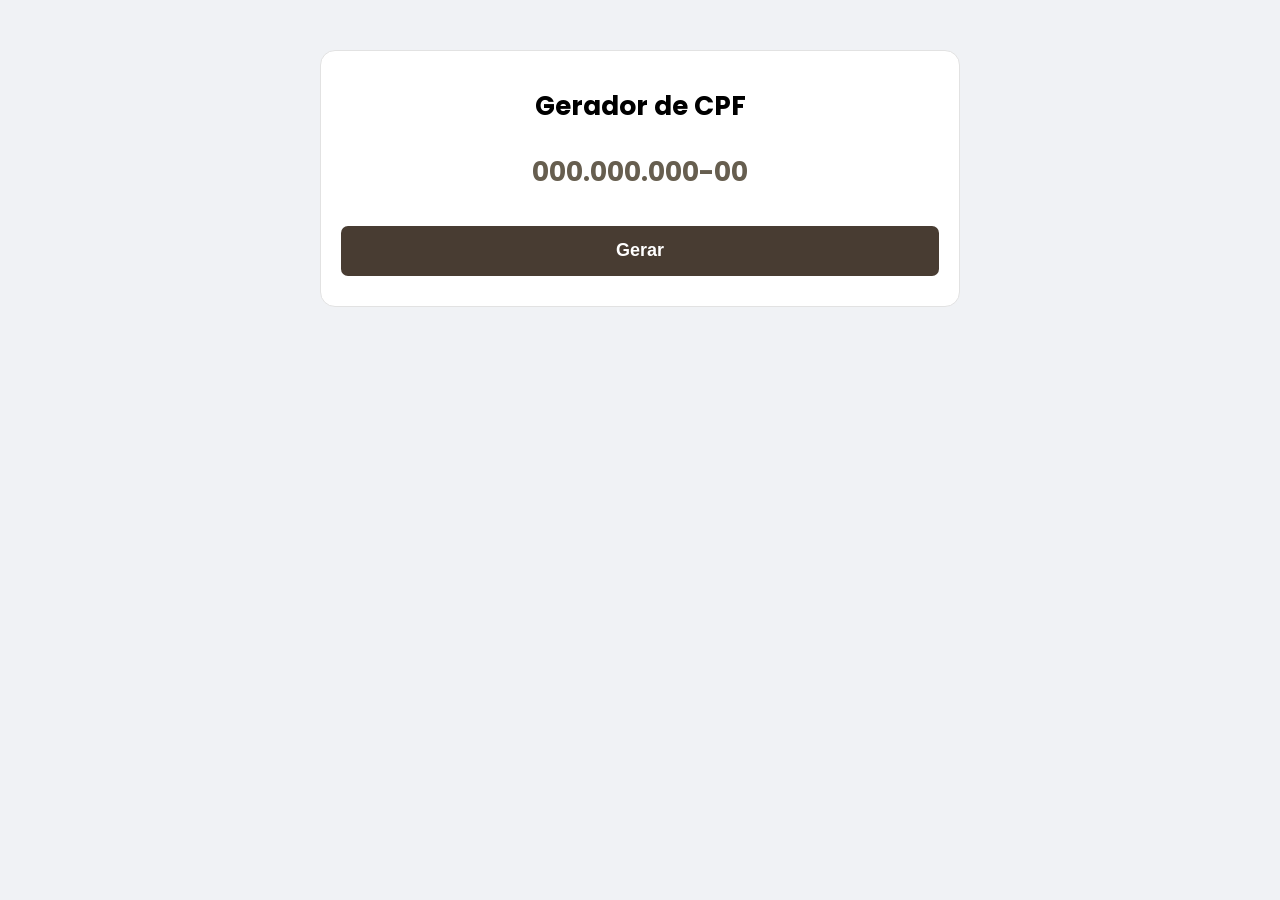
<file: JS/geradorCPF/public/index.html>
<!DOCTYPE html>
<html lang="pt-BR">

<head>
  <meta charset="UTF-8">
  <meta name="viewport" content="width=device-width, initial-scale=1.0">
  <title>Gerador de CPF</title>
</head>

<body>
  <section class="container">
    <h1>Gerador de CPF</h1>

      <div class="cpf-gerado">000.000.000-00</div>
      <button class="gerar-novo">Gerar</button>
  </section>
  <script src="./assets/js/bundle.js"></script>
</body>

</html>
</file>
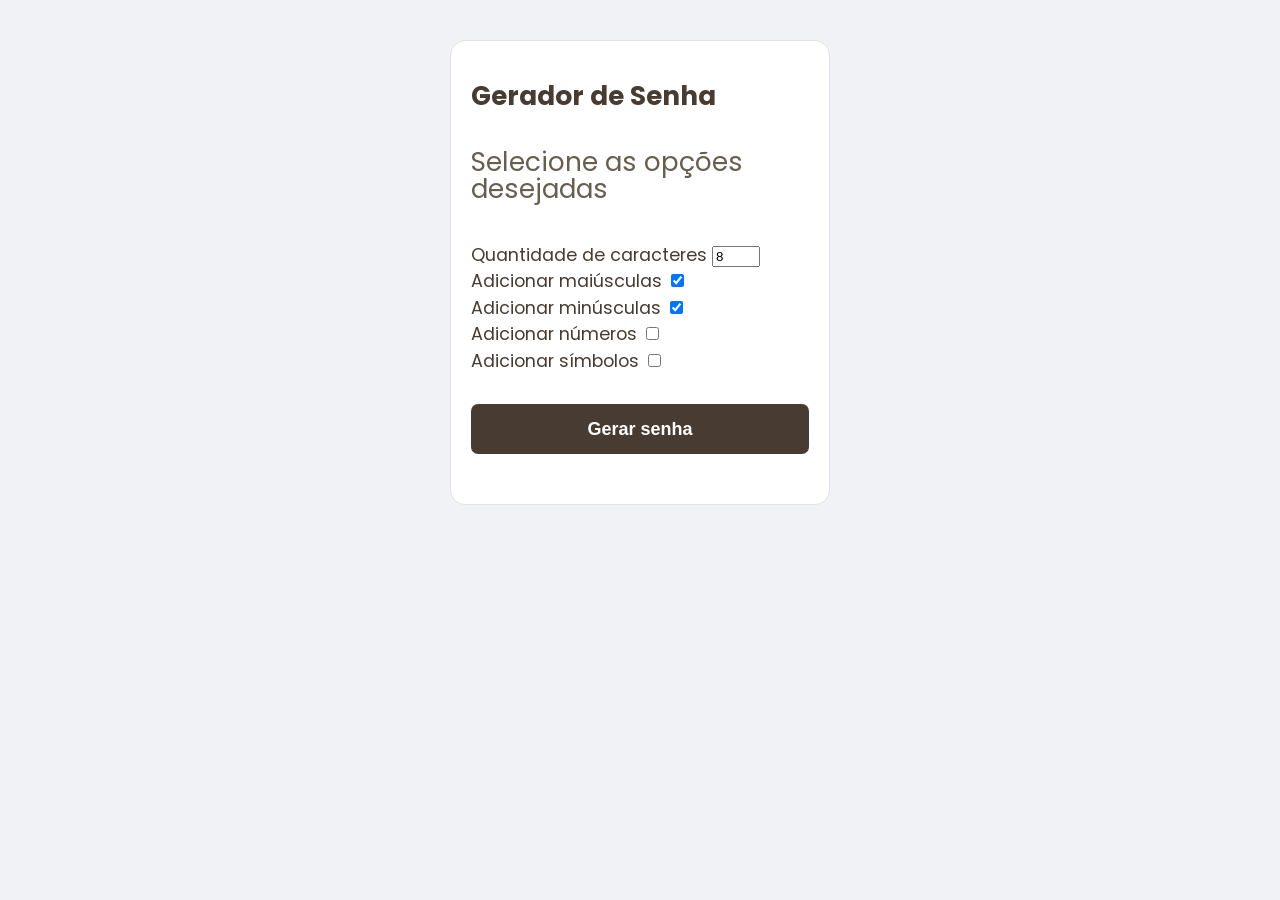
<file: JS/geradorSenhas/public/index.html>
<!DOCTYPE html>
<html lang="pt-BR">

<head>
  <meta charset="UTF-8">
  <meta name="viewport" content="width=device-width, initial-scale=1.0">
  <title>Gerador de Senha</title>
</head>

<body>
  <section class="container">
    <h1>Gerador de Senha</h1>

    <div class="senha-gerada">Selecione as opções desejadas</div>

    Quantidade de caracteres <input value="8" type ="number" min="1" max="50" class="qtd-caracteres"><br>
    Adicionar maiúsculas <input	type="checkbox" class="chk-maiusculas" checked><br>
    Adicionar minúsculas <input	type="checkbox" class="chk-minusculas" checked><br>
    Adicionar números <input	type="checkbox" class="chk-numeros" ><br>
    Adicionar símbolos <input	type="checkbox" class="chk-simbolos" ><br>
    <button class="gerar-senha">Gerar senha</button>
  </section>
  <script src="./assets/js/bundle.js"></script>
</body>

</html>
</file>
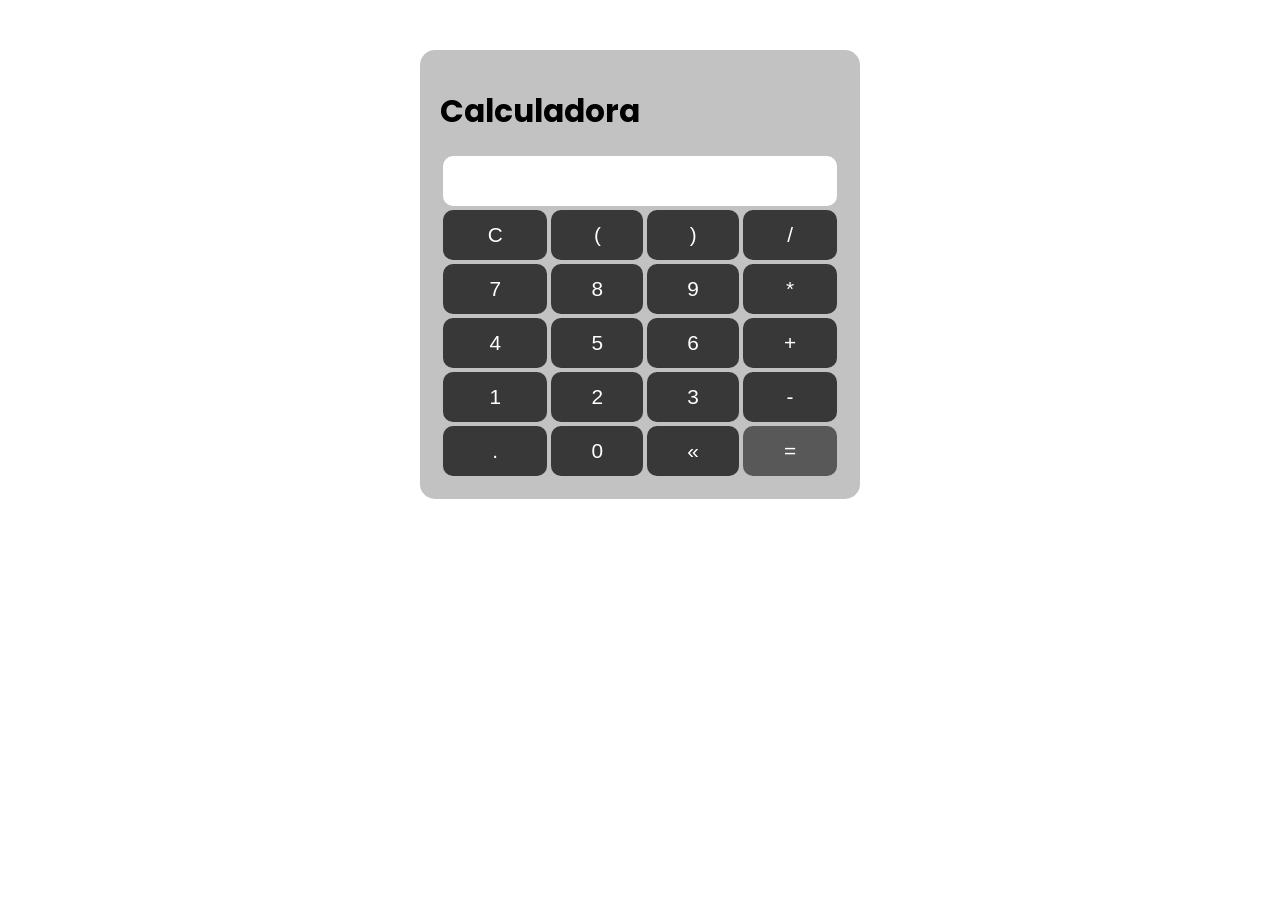
<file: JS/Programs/Calculadora/index.html>
<!DOCTYPE html>
<html lang="pt-BR">

<head>
  <meta charset="UTF-8">
  <meta name="viewport" content="width=device-width, initial-scale=1.0">
  <title>Calculadora</title>
  <link rel="stylesheet" href="./assets/css/style.css">
</head>

<body>
  <section class="container">
    <h1>Calculadora</h1>
    <table class="calculadora">
      <tr>
        <td colspan="4"><input type="text" class="display"></td>
      </tr>

      <tr>
        <td><button class="btn btn-clear">C</button></td>
        <td><button class="btn btn-num">(</button></td>
        <td><button class="btn btn-num">)</button></td>
        <td><button class="btn btn-num">/</button></td>
      </tr>

      <tr>
        <td><button class="btn btn-num">7</button></td>
        <td><button class="btn btn-num">8</button></td>
        <td><button class="btn btn-num">9</button></td>
        <td><button class="btn btn-num">*</button></td>
      </tr>

      <tr>
        <td><button class="btn btn-num">4</button></td>
        <td><button class="btn btn-num">5</button></td>
        <td><button class="btn btn-num">6</button></td>
        <td><button class="btn btn-num">+</button></td>
      </tr>

      <tr>
        <td><button class="btn btn-num">1</button></td>
        <td><button class="btn btn-num">2</button></td>
        <td><button class="btn btn-num">3</button></td>
        <td><button class="btn btn-num">-</button></td>
      </tr>

      <tr>
        <td><button class="btn btn-num">.</button></td>
        <td><button class="btn btn-num">0</button></td>
        <td><button class="btn btn-delete">&laquo;</button></td>
        <td><button class="btn btn-eq">=</button></td>
      </tr>
    </table>
  </section>
  <script src="./assets/js/main2.js"></script>
</body>

</html>
</file>
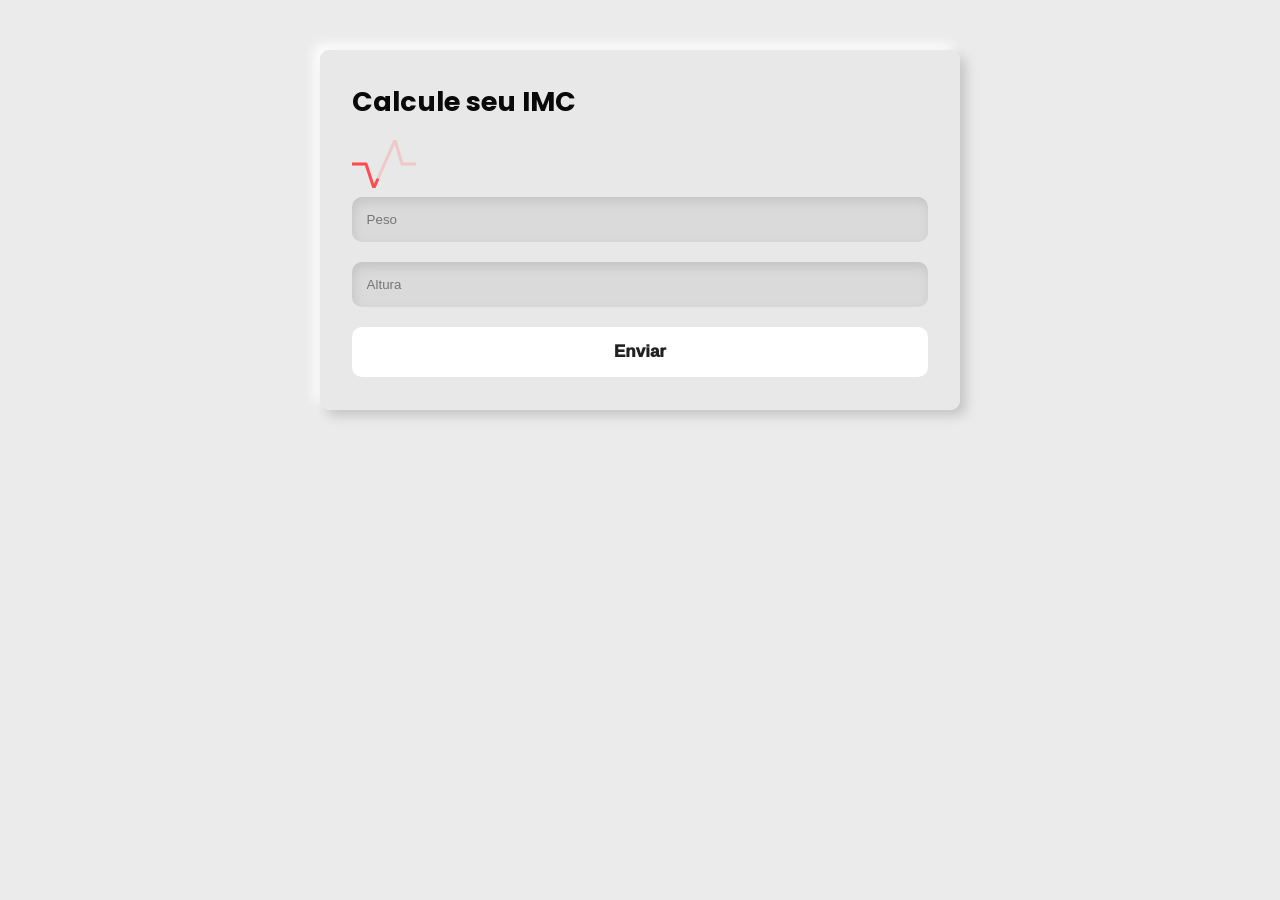
<file: JS/Programs/CalculoIMC/index.html>
<!DOCTYPE html>
<html lang="pt-BR">

<head>
  <meta charset="UTF-8">
  <meta name="viewport" content="width=device-width, initial-scale=1.0">
  <title>Modelo</title>
  <link rel="stylesheet" href="./assets/css/style.css">
</head>

<body>
  <section class="container">
    <h1>Calcule seu IMC</h1>

    <div class="loading">
      <svg width="64px" height="48px">
        <polyline points="0.157 23.954, 14 23.954, 21.843 48, 43 0, 50 24, 64 24" id="back"></polyline>
        <polyline points="0.157 23.954, 14 23.954, 21.843 48, 43 0, 50 24, 64 24" id="front"></polyline>
      </svg>
    </div>

    <form action="" id="formulario" method="post">
      <input type="text" autocomplete="off" class="input" placeholder="Peso" name="peso" id="peso">
      <input type="text" autocomplete="off" class="input" placeholder="Altura" name="altura" id="altura">

      <button type="submit">Enviar</button>
    </form>
    <div id="resultado"></div>

    
  </section>
  <script src="./assets/js/main.js"></script>
</body>

</html>
</file>
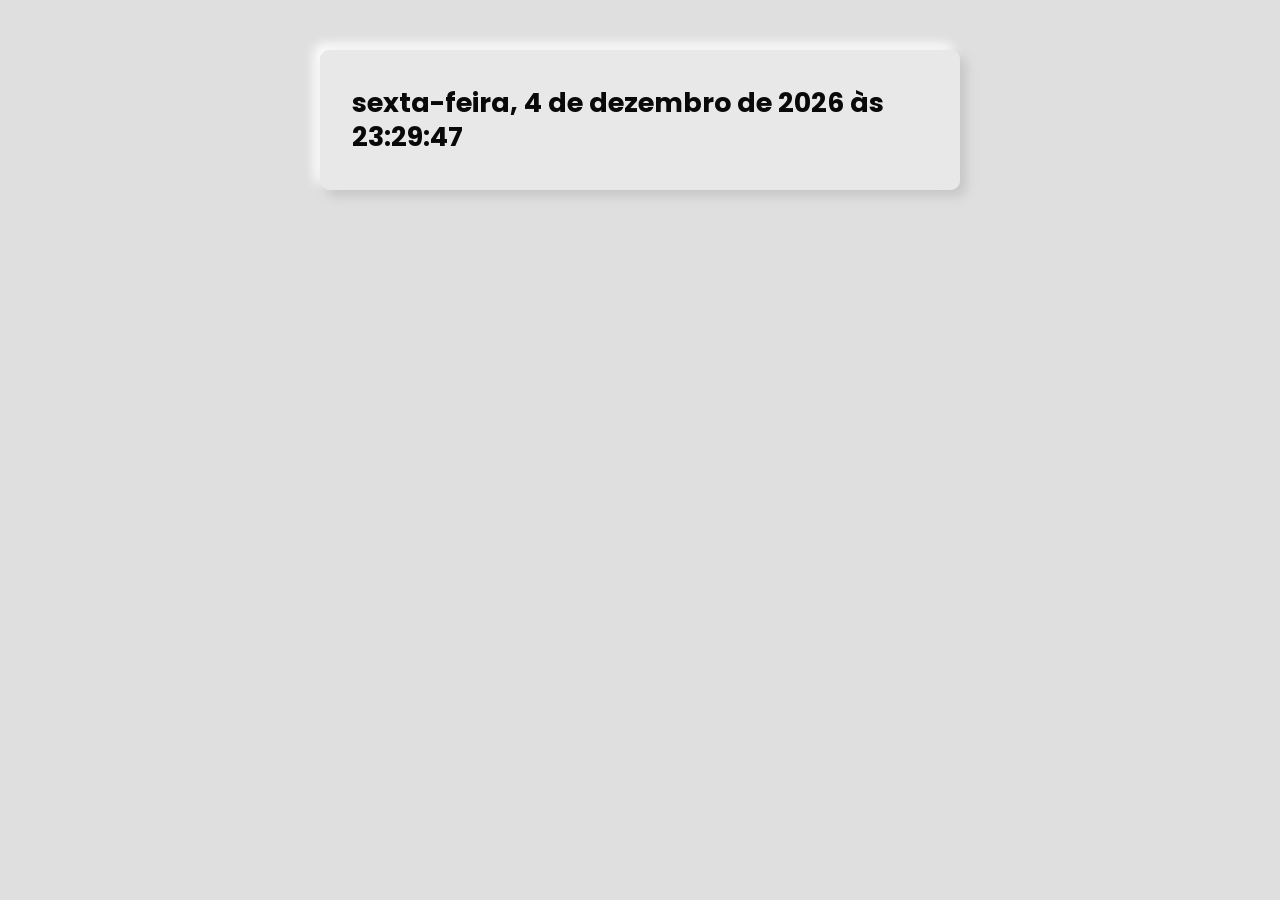
<file: JS/Programs/DataDoDia/index.html>
<!DOCTYPE html>
<html lang="pt-BR">

<head>
  <meta charset="UTF-8">
  <meta name="viewport" content="width=device-width, initial-scale=1.0">
  <title>Modelo</title>
  <link rel="stylesheet" href="./assets/css/style.css">
</head>

<body>
  <section class="container">
    <h1>Lorem ipsum dolor sit amet</h1>
  </section>
  <script src="./assets/js/class.js"></script>
</body>

</html>
</file>
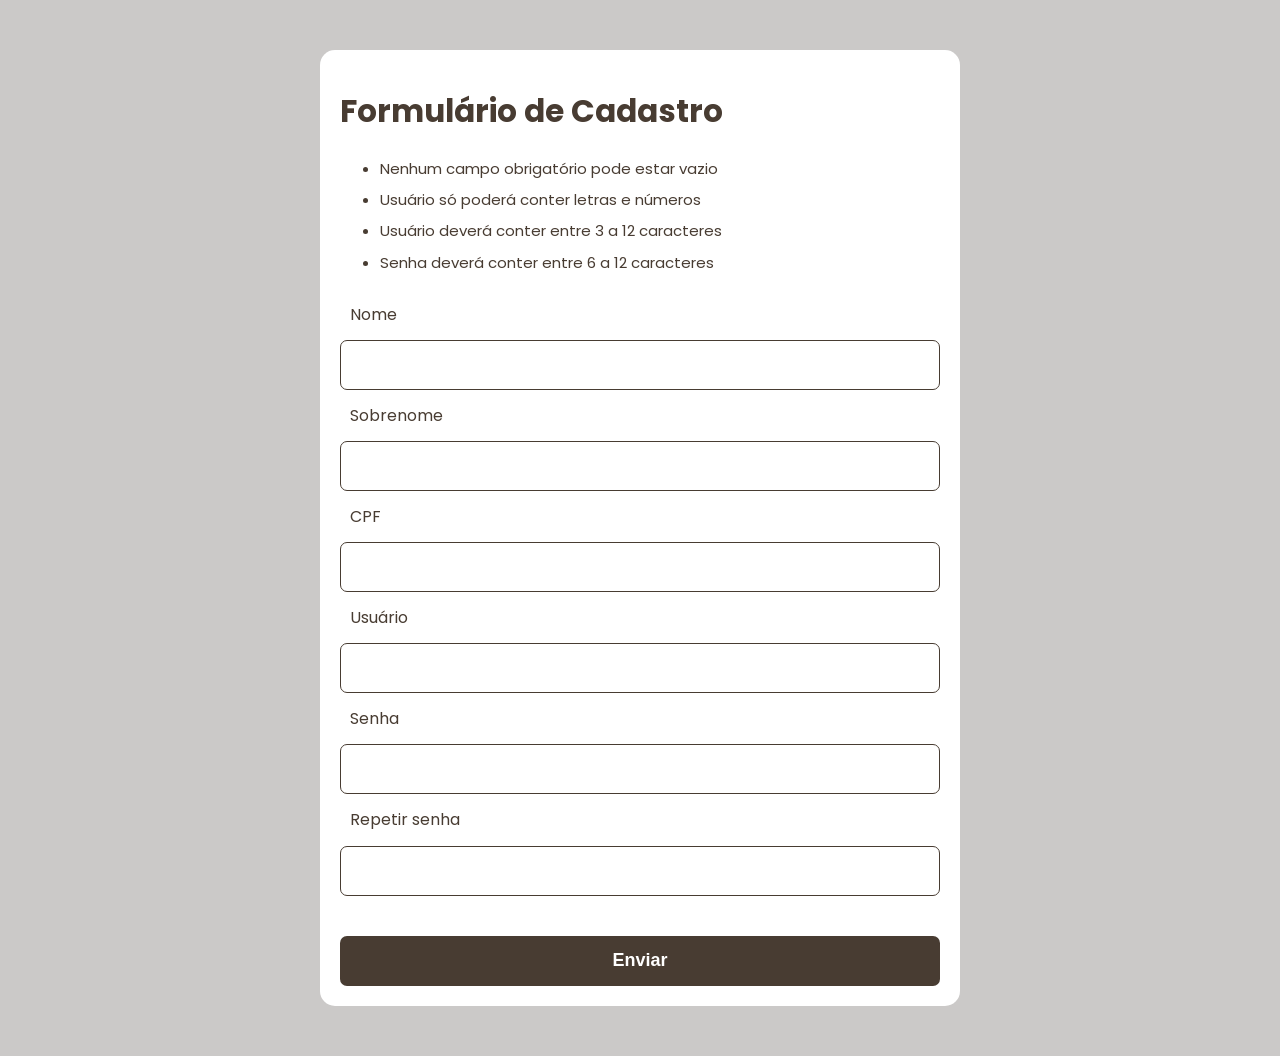
<file: JS/Programs/Formulario/index.html>
<!DOCTYPE html>
<html lang="pt-BR">

<head>
  <meta charset="UTF-8">
  <meta name="viewport" content="width=device-width, initial-scale=1.0">
  <title>Formulário</title>
  <link rel="stylesheet" href="./assets/css/style.css">
</head>

<body>
  <section class="container">
    <h1>Formulário de Cadastro</h1>

    <ul>
      <li>Nenhum campo obrigatório pode estar vazio</li>
      <li>Usuário só poderá conter letras e números</li>
      <li>Usuário deverá conter entre 3 a 12 caracteres</li>
      <li>Senha deverá conter entre 6 a 12 caracteres</li>
    </ul>

    <form action="/" method="POST" class='formulario'>
      <label>Nome</label>
      <input type="text" class="nome validar">
      <label>Sobrenome</label>
      <input type="text" class="sobrenome validar">
      <label>CPF</label>
      <input type="text" class="cpf validar">
      <label>Usuário</label>
      <input type="text" class="usuario validar">
      <label>Senha</label>
      <input type="password" class="senha validar">
      <label>Repetir senha</label>
      <input type="password" class="repetir-senha validar">
      <button type="submit">Enviar</button>
    </form>
  </section>

  <script src="./assets/js/validaCPF.js"></script>
  <script src="./assets/js/main.js"></script>
</body>

</html>
</file>
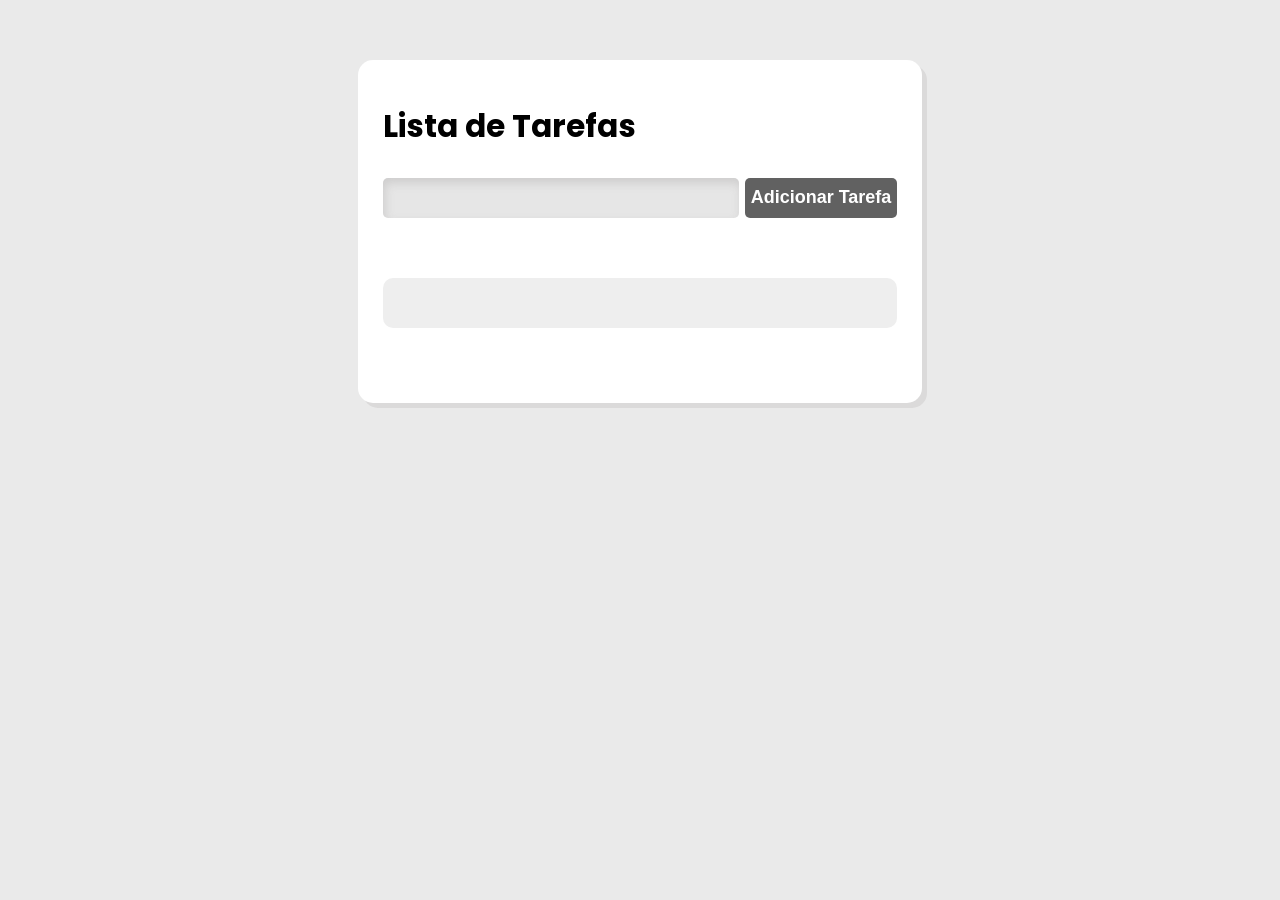
<file: JS/Programs/ListaDeTarefas/index.html>
<!DOCTYPE html>
<html lang="pt-BR">

<head>
  <meta charset="UTF-8">
  <meta name="viewport" content="width=device-width, initial-scale=1.0">
  <title>Lista de Tarefas</title>
  <link rel="stylesheet" href="./assets/css/style.css">
</head>

<body>
  <section class="container">
    <h1>Lista de Tarefas</h1>
    <p> 
      <input type="text" class="input-tarefa">
      <button class="btn-tarefa">Adicionar Tarefa</button>
    </p>

    <ul class="tarefas"></ul>
  </section>
  <script src="./assets/js/main.js"></script>
</body>

</html>
</file>
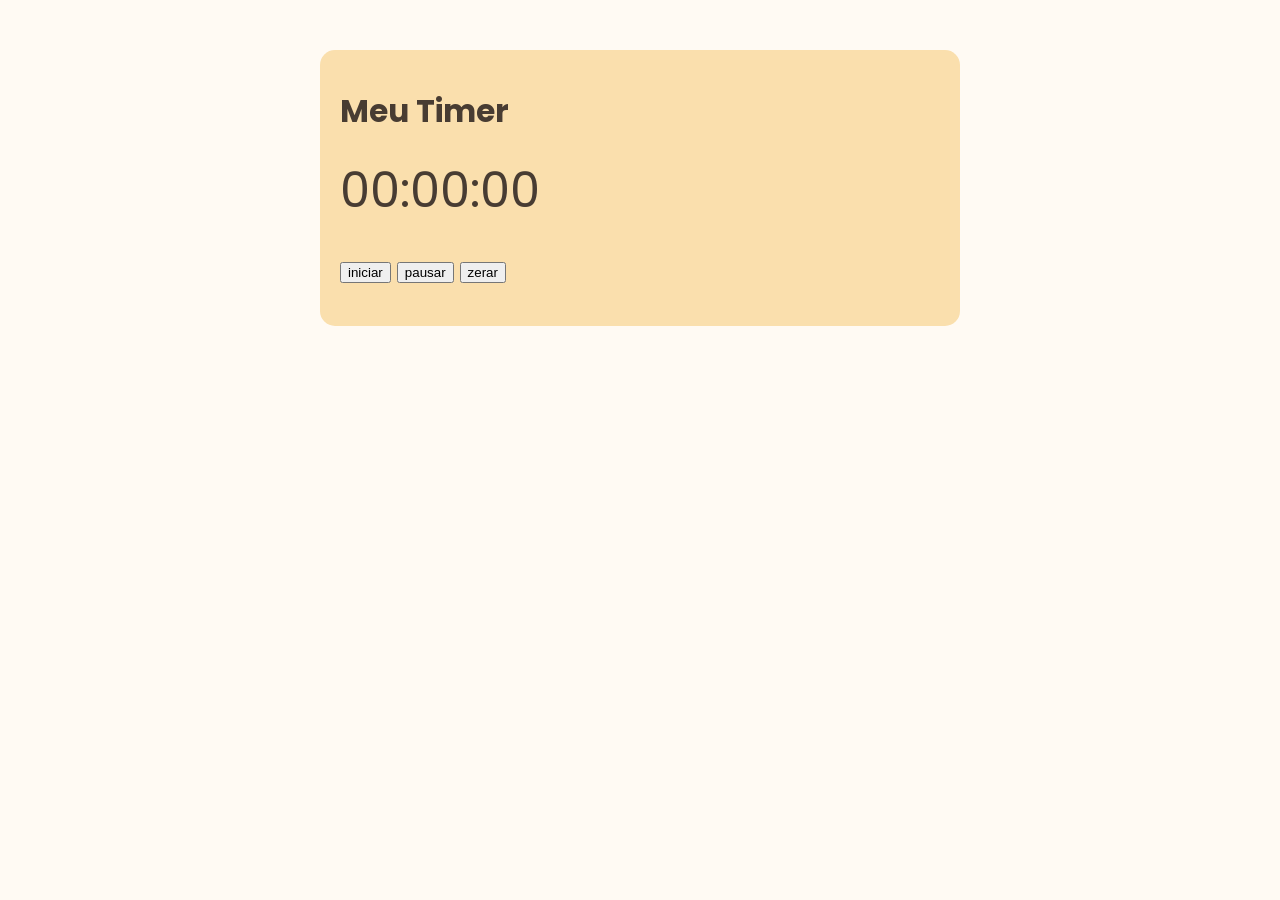
<file: JS/Programs/Timer/index.html>
<!DOCTYPE html>
<html lang="pt-BR">

<head>
  <meta charset="UTF-8">
  <meta name="viewport" content="width=device-width, initial-scale=1.0">
  <title>Modelo</title>
  <link rel="stylesheet" href="./assets/css/style.css">
</head>

<body>
  <section class="container">
    <h1 class="title">Meu Timer</h1>
    <p class="relogio">00:00:00</p>
    <p>
      <button class="iniciar">iniciar</button>
      <button class="pausar">pausar</button>
      <button class="zerar">zerar</button>
    </p>
  </section>
  <script src="./assets/js/main.js"></script>
</body>

</html>
</file>
<file: JS/Programs/Calculadora/assets/css/style.css>
@import url('https://fonts.googleapis.com/css2?family=Poppins:ital,wght@0,100;0,200;0,300;0,400;0,500;0,600;0,700;0,800;0,900;1,100;1,200;1,300;1,400;1,500;1,600;1,700;1,800;1,900&display=swap');

:root {
  --primary-color: #b6b6b6d3;
  --primary-color-dark: #383838;
  --background-color: #ffffff79;
  --letter-color: #000000;
  --focus-color: #585858;
}

* {
  box-sizing: border-box;
  outline: 0;
}

body {
  display: flex;
  margin: 0;
  padding: 0;
  background-color: var(--background-color);
  font-family: 'Poppins', sans-serif;
  color: var(--letter-color);
  font-size: 1.3em;
  line-height: 1.5em;
}

.container {
  max-width: 640px;
  margin: 50px auto;
  background-color: var(--primary-color);
  padding: 20px;
  border-radius: 15px;
}

form input,
form label,
form button {
  display: block;
  width: 100%;
  margin-bottom: 10px;
  border-radius: 7px;
}

form input {
  border-color: #483C32;
  font-size: 24px;
  height: 50px;
  padding: 0 20px;
}

form input:focus {
  outline: 1px solid var(--focus-color);
}

form button {
  border: none;
  background-color: var(--focus-color);
  color: white;
  font-size: 18px;
  font-weight: 700;
  height: 50px;
  cursor: pointer;
}

form button:hover {
  background-color: var(--primary-color-dark);
}

form button:active {
  background-color: #29221de7;
}

.calculadora {
  width: 400px;
}

.display {
  font-size: 2em;
  width: 100%;
  text-align: right;
  border-radius: 10px;
  border: none;
}

.btn {
  cursor: pointer;
  width: 100%;
  height: 50px;
  font-size: 1em;
  border: none;
  background-color: var(--primary-color-dark);
  color: white;
  border-radius: 10px;
}
.btn:hover {
  background: var(--focus-color);
}

.btn-eq {
 background-color: var(--focus-color);
} 
.btn-eq:hover {
  background: black;  
}
</file>
<file: JS/Programs/CalculoIMC/assets/css/style.css>
@import url('https://fonts.googleapis.com/css2?family=Poppins:ital,wght@0,100;0,200;0,300;0,400;0,500;0,600;0,700;0,800;0,900;1,100;1,200;1,300;1,400;1,500;1,600;1,700;1,800;1,900&display=swap');

:root {
  --primary-color: #ffffff;
  --primary-color-dark: #ff4d50f1;
  --background-color: #ebebeb;
  --letter-color: #d83215;
  --focus-color: #ff4d4f;
}

* {
  box-sizing: border-box;
  outline: 0;
}

body {
  display: block;
  margin: 10px;
  padding: 0;
  background-color: var(--background-color);
  font-family: 'Poppins', sans-serif;
  color: var(--letter-color);
  font-size: 1.3em;
  line-height: 1.5em;
}

.container {
  max-width: 640px;
  margin: 50px auto;
  background-color: var(--primary-color);
  padding: 20px;
  border-radius: 15px;
  color: #090909;
  padding: 0.7em 1.7em;
  font-size: 18px;
  border-radius: 0.5em;
  background: #e8e8e8;
  border: 1px solid #e8e8e8;
  transition: all 0.3s;
  box-shadow: 6px 6px 12px #c5c5c5, -6px -6px 12px #ffffff;
}

form input, form label, form button {
  display: block;
  width: 100%;
  margin-bottom: 20px;
  border-radius: 10px;
}

.input {
  border: none;
  outline: none;
  border-radius: 10px;
  padding: 15px;
  background-color: #dadada;
  box-shadow: inset 2px 5px 10px rgba(151, 150, 150, 0.3);
  transition: 300ms ease-in-out;
}

.input:focus {
  background-color: white;
  transform: scale(1.05);
  box-shadow: 13px 13px 100px #969696,-13px -13px 100px #ffffff;
}

form button {
 cursor: pointer;
 padding: 15px 25px;
 border: unset;
 border-radius: 10px;
 color: #212121;
 z-index: 1;
 background-color: #ffffff;
 position: relative;
 font-weight: 1000;
 font-size: 17px;
 transition: all 250ms;
 overflow: hidden;
}

button::before {
 content: "";
 position: absolute;
 top: 0;
 left: 0;
 height: 100%;
 width: 0;
 border-radius: 10px;
 background-color: var(--focus-color);
 z-index: -1;
 -webkit-box-shadow: 4px 8px 19px -3px rgba(0,0,0,0.27);
 box-shadow: 4px 8px 19px -3px rgba(0,0,0,0.27);
 transition: all 250ms
}

button:hover {
 color: #e8e8e8;
}

button:hover::before {
 width: 100%;
}

/*Icon*/ 
.loading svg polyline {
  fill: none;
  stroke-width: 3;
  stroke-linecap: round;
  stroke-linejoin: round;
}

.loading svg polyline#back {
  fill: none;
  stroke: #ff4d5033;
}

.loading svg polyline#front {
  fill: none;
  stroke: #ff4d4f;
  stroke-dasharray: 48, 144;
  stroke-dashoffset: 192;
  animation: dash_682 1.4s linear infinite;
}

@keyframes dash_682 {
  72.5% {
    opacity: 0;
  }

  to {
    stroke-dashoffset: 0;
  }
}

.paragrafo-resultado, .bad {
  background-color: var(--primary-color);
  padding: 10px 20px;
  border-radius: 10px;
} .bad {
  background-color: var(--primary-color-dark);
}
</file>
<file: JS/Programs/DataDoDia/assets/css/style.css>
@import url('https://fonts.googleapis.com/css2?family=Poppins:ital,wght@0,100;0,200;0,300;0,400;0,500;0,600;0,700;0,800;0,900;1,100;1,200;1,300;1,400;1,500;1,600;1,700;1,800;1,900&display=swap');

:root {
  --primary-color: #fadfad;
  --primary-color-dark: #665e4f;
  --background-color: #fff6e679;
  --letter-color: #483C32;
  --focus-color: #483C32;
}

* {
  box-sizing: border-box;
  outline: 0;
}

body {
  margin: 0;
  padding: 0;
  background-color: rgb(223, 223, 223);
  font-family: 'Poppins', sans-serif;
  color: #090909;
  font-size: 18px;
  line-height: 1.9em;
}

.container {
  max-width: 640px;
  margin: 50px auto;
  padding: 0.7em 1.7em; 
  border-radius: 0.5em;
  background: #e8e8e8;
  border: 1px solid #e8e8e8;
  box-shadow: 6px 6px 12px #c5c5c5, -6px -6px 12px #ffffff;
}

form input, form label, form button {
  display: block;
  width: 100%;
  margin-bottom: 10px;
  border-radius: 7px;
}

form input {
  border-color: #483C32;
  font-size: 24px;
  height: 50px;
  padding: 0 20px;
} form input:focus {
  outline: 1px solid var(--focus-color);
}

form button {
  border: none;
  background-color: var(--focus-color);
  color: white;
  font-size: 18px;
  font-weight: 700;
  height: 50px;
  cursor: pointer;
} form button:hover {
  background-color: var(--primary-color-dark);
} form button:active {
  background-color: #29221de7;
}
</file>
<file: JS/Programs/Formulario/assets/css/style.css>
@import url('https://fonts.googleapis.com/css2?family=Poppins:ital,wght@0,100;0,200;0,300;0,400;0,500;0,600;0,700;0,800;0,900;1,100;1,200;1,300;1,400;1,500;1,600;1,700;1,800;1,900&display=swap');

:root {
  --primary-color: #ffffff;
  --primary-color-dark: #665e4f;
  --background-color: #c0bebdd2;
  --letter-color: #483C32;
  --focus-color: #483C32;
}

* {
  box-sizing: border-box;
  outline: 0;
}

body {
  background-color: var(--background-color);
  font-family: 'Poppins', sans-serif;
  color: var(--letter-color);
  font-size: 1.3em;
  line-height: 1.5em;
}

.container {
  max-width: 640px;
  margin: 50px auto;
  background-color: var(--primary-color);
  padding: 20px;
  border-radius: 15px;
}

form input, form label, form button {
  display: block;
  width: 100%;
  border-radius: 7px;
}

form input {  
  border: 1px solid var(--letter-color);
  box-shadow: none; 
  font-size: 16px;
  height: 50px;
  padding: 0 20px;
} form input:focus {
  outline: 1px solid var(--focus-color);
}

form label {
  font-size: 1rem;
  margin: 10px;
}

form button {
  margin-top: 40px;
  border: none;
  background-color: var(--focus-color);
  color: white;
  font-size: 18px;
  font-weight: 700;
  height: 50px;
  cursor: pointer;
} form button:hover {
  background-color: var(--primary-color-dark);
} form button:active {
  background-color: #29221de7;
}

.error-text {
  font-size: 10px;
  color: red;
}

 li {
  font-size: 15px;
}
</file>
<file: JS/Programs/ListaDeTarefas/assets/css/style.css>
@import url('https://fonts.googleapis.com/css2?family=Poppins:ital,wght@0,100;0,200;0,300;0,400;0,500;0,600;0,700;0,800;0,900;1,100;1,200;1,300;1,400;1,500;1,600;1,700;1,800;1,900&display=swap');

:root {
  --primary-color: #ffffff;
  --primary-color-dark: #665e4f;
  --background-color: #b9b9b94b;
  --letter-color: #000000;
  --focus-color: #616161;
}

* {
  box-sizing: border-box;
  outline: 0;
}

body {
  display: flex;
  margin: 10px;
  padding: 0;
  background-color: var(--background-color);
  font-family: 'Poppins', sans-serif;
  color: var(--letter-color);
  font-size: 1.3em;
  line-height: 1.5em;
}

.container {
  max-width: 640px;
  margin: 50px auto;
  background-color: var(--primary-color);
  padding: 25px;
  border-radius: 15px;
  box-shadow: 5px 5px rgb(219, 218, 218);
}

.apagar, .btn-tarefa{
  width: auto;
  cursor: pointer;
  border: none;
  border-radius: 5px;
  background-color: var(--focus-color);
  color: white;
  font-size: 18px;
  font-weight: 700;
  height: 40px;
}

.btn-tarefa, .input-tarefa, .apagar {
  margin-top: 10px;
  margin-bottom: 10px;
}



.input-tarefa{
  font-family: 'Poppins', sans-serif;
  background-color: #e6e6e6;
  border-radius: 5px;
  border: none;
  box-shadow: inset 2px 5px 10px rgba(151, 150, 150, 0.3);
  font-size: 16px;
  height: 40px;
  padding: 0 20px;
}

.tarefas {
  max-width: 640px;
  margin: 50px auto;
  background-color: rgb(238, 238, 238);
  padding: 25px;
  border-radius: 10px;
  
}
</file>
<file: JS/Programs/Timer/assets/css/style.css>
@import url('https://fonts.googleapis.com/css2?family=Poppins:ital,wght@0,100;0,200;0,300;0,400;0,500;0,600;0,700;0,800;0,900;1,100;1,200;1,300;1,400;1,500;1,600;1,700;1,800;1,900&display=swap');

:root {
  --primary-color: #fadfad;
  --primary-color-dark: #665e4f;
  --background-color: #fff6e679;
  --letter-color: #483C32;
  --focus-color: #483C32;
}

* {
  box-sizing: border-box;
  outline: 0;
}

body {
  margin: 0;
  padding: 0;
  background-color: var(--background-color);
  font-family: 'Poppins', sans-serif;
  color: var(--letter-color);
  font-size: 1.3em;
  line-height: 1.5em;
}

.container {
  max-width: 640px;
  margin: 50px auto;
  background-color: var(--primary-color);
  padding: 20px;
  border-radius: 15px;
}

form input, form label, form button {
  display: block;
  width: 100%;
  margin-bottom: 10px;
  border-radius: 7px;
}

form input {
  border-color: #483C32;
  font-size: 24px;
  height: 50px;
  padding: 0 20px;
} form input:focus {
  outline: 1px solid var(--focus-color);
}

form button {
  border: none;
  background-color: var(--focus-color);
  color: white;
  font-size: 18px;
  font-weight: 700;
  height: 50px;
  cursor: pointer;
} form button:hover {
  background-color: var(--primary-color-dark);
} form button:active {
  background-color: #29221de7;
}

.relogio{
  font-size: 3rem;
}

.pausado{
  color: rgb(255, 0, 0);
}
</file>
